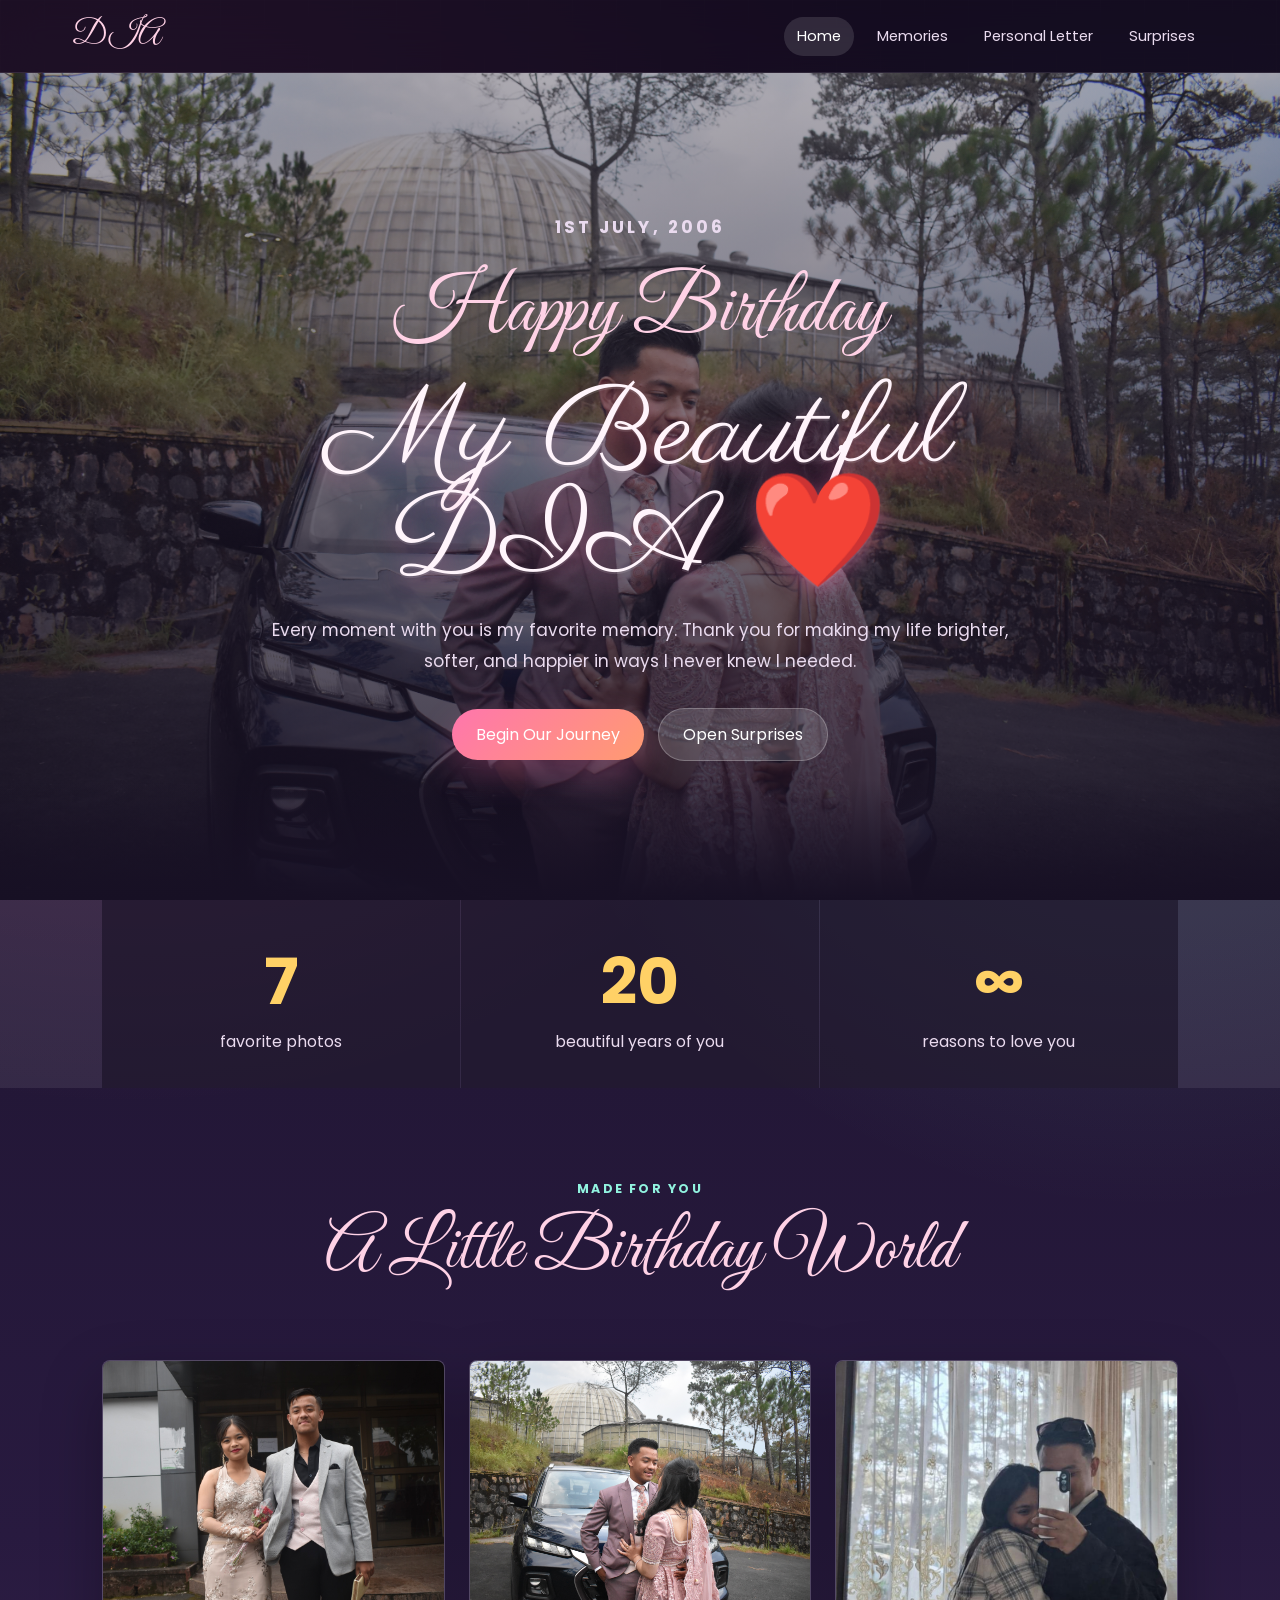
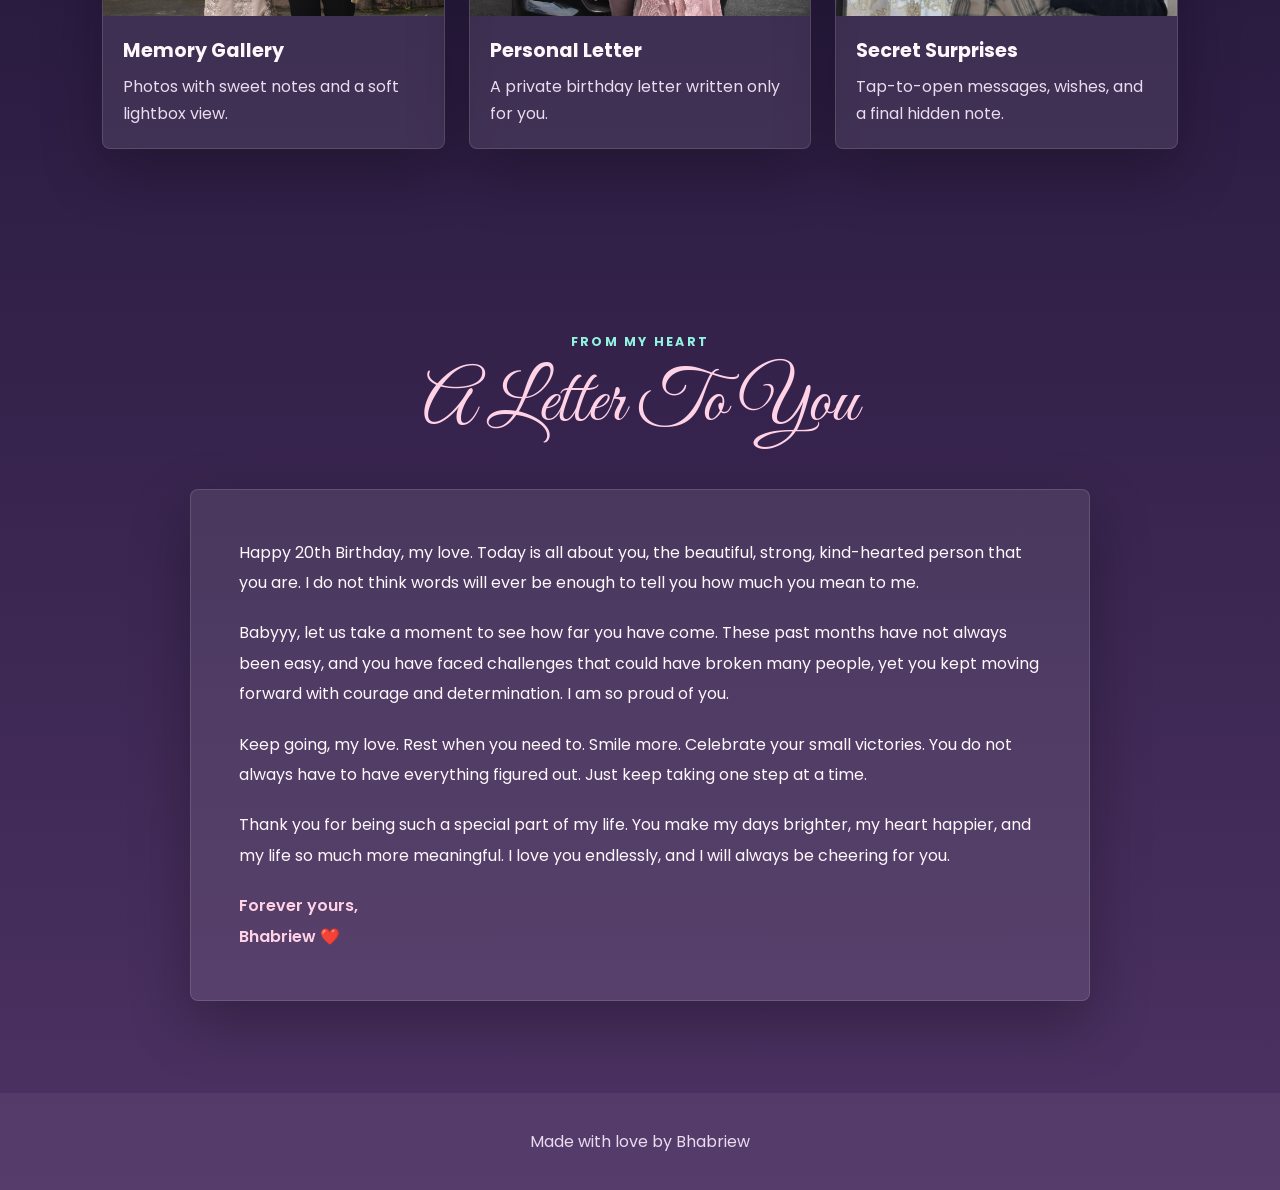
<file: index.html>
﻿<!DOCTYPE html>
<html lang="en">
<head>
    <meta charset="UTF-8">
    <meta name="viewport" content="width=device-width, initial-scale=1.0">
    <title>Happy Birthday DIA</title>
    <link rel="preconnect" href="https://fonts.googleapis.com">
    <link rel="preconnect" href="https://fonts.gstatic.com" crossorigin>
    <link href="https://fonts.googleapis.com/css2?family=Great+Vibes&family=Parisienne&family=Poppins:wght@300;400;500;600;700&display=swap" rel="stylesheet">
    <link rel="stylesheet" href="style.css">
</head>
<body>
<div class="hearts" aria-hidden="true"></div>

<header class="site-header">
    <a class="brand" href="index.html">DIA</a>
    <nav aria-label="Main navigation">
        <a href="index.html">Home</a>
        <a href="memories.html">Memories</a>
        <a href="videos.html">Personal Letter</a>
        <a href="surprises.html">Surprises</a>
    </nav>
</header>

<main>
    <section class="hero hero-home">
        <p class="eyebrow">1st July, 2006</p>
        <h2>Happy Birthday</h2>
        <h1>My Beautiful DIA ❤️</h1>
        <p>
            Every moment with you is my favorite memory. Thank you for making my life brighter,
            softer, and happier in ways I never knew I needed.
        </p>
        <div class="hero-actions">
            <a class="button primary" href="memories.html">Begin Our Journey</a>
            <a class="button ghost" href="surprises.html">Open Surprises</a>
        </div>
    </section>

    <section class="intro-band">
        <div>
            <span>7</span>
            <p>favorite photos</p>
        </div>
        <div>
            <span>20</span>
            <p>beautiful years of you</p>
        </div>
        <div>
            <span>∞</span>
            <p>reasons to love you</p>
        </div>
    </section>

    <section class="featured-grid" aria-labelledby="featured-title">
        <div class="section-heading">
            <p class="eyebrow">Made for you</p>
            <h2 id="featured-title">A Little Birthday World</h2>
        </div>
        <a class="feature-tile" href="memories.html">
            <img src="images/photo1.jpg" alt="A favorite memory together">
            <div>
                <h3>Memory Gallery</h3>
                <p>Photos with sweet notes and a soft lightbox view.</p>
            </div>
        </a>
        <a class="feature-tile" href="videos.html">
            <img src="images/photo5.jpg" alt="A personal birthday letter">
            <div>
                <h3>Personal Letter</h3>
                <p>A private birthday letter written only for you.</p>
            </div>
        </a>
        <a class="feature-tile" href="surprises.html">
            <img src="images/photo7.jpg" alt="A wrapped birthday surprise">
            <div>
                <h3>Secret Surprises</h3>
                <p>Tap-to-open messages, wishes, and a final hidden note.</p>
            </div>
        </a>
    </section>

    <section class="letter" aria-labelledby="letter-title">
        <div class="section-heading">
            <p class="eyebrow">From my heart</p>
            <h2 id="letter-title">A Letter To You</h2>
        </div>
        <div class="letter-box">
            <p>
                Happy 20th Birthday, my love. Today is all about you, the beautiful, strong,
                kind-hearted person that you are. I do not think words will ever be enough to tell
                you how much you mean to me.
            </p>
            <p>
                Babyyy, let us take a moment to see how far you have come. These past months have
                not always been easy, and you have faced challenges that could have broken many
                people, yet you kept moving forward with courage and determination. I am so proud of you.
            </p>
            <p>
                Keep going, my love. Rest when you need to. Smile more. Celebrate your small victories.
                You do not always have to have everything figured out. Just keep taking one step at a time.
            </p>
            <p>
                Thank you for being such a special part of my life. You make my days brighter, my
                heart happier, and my life so much more meaningful. I love you endlessly, and I will
                always be cheering for you.
            </p>
            <p class="signature">Forever yours,<br>Bhabriew ❤️</p>
        </div>
    </section>
</main>

<footer>
    Made with love by Bhabriew
</footer>

<script src="script.js"></script>
</body>
</html>
</file>
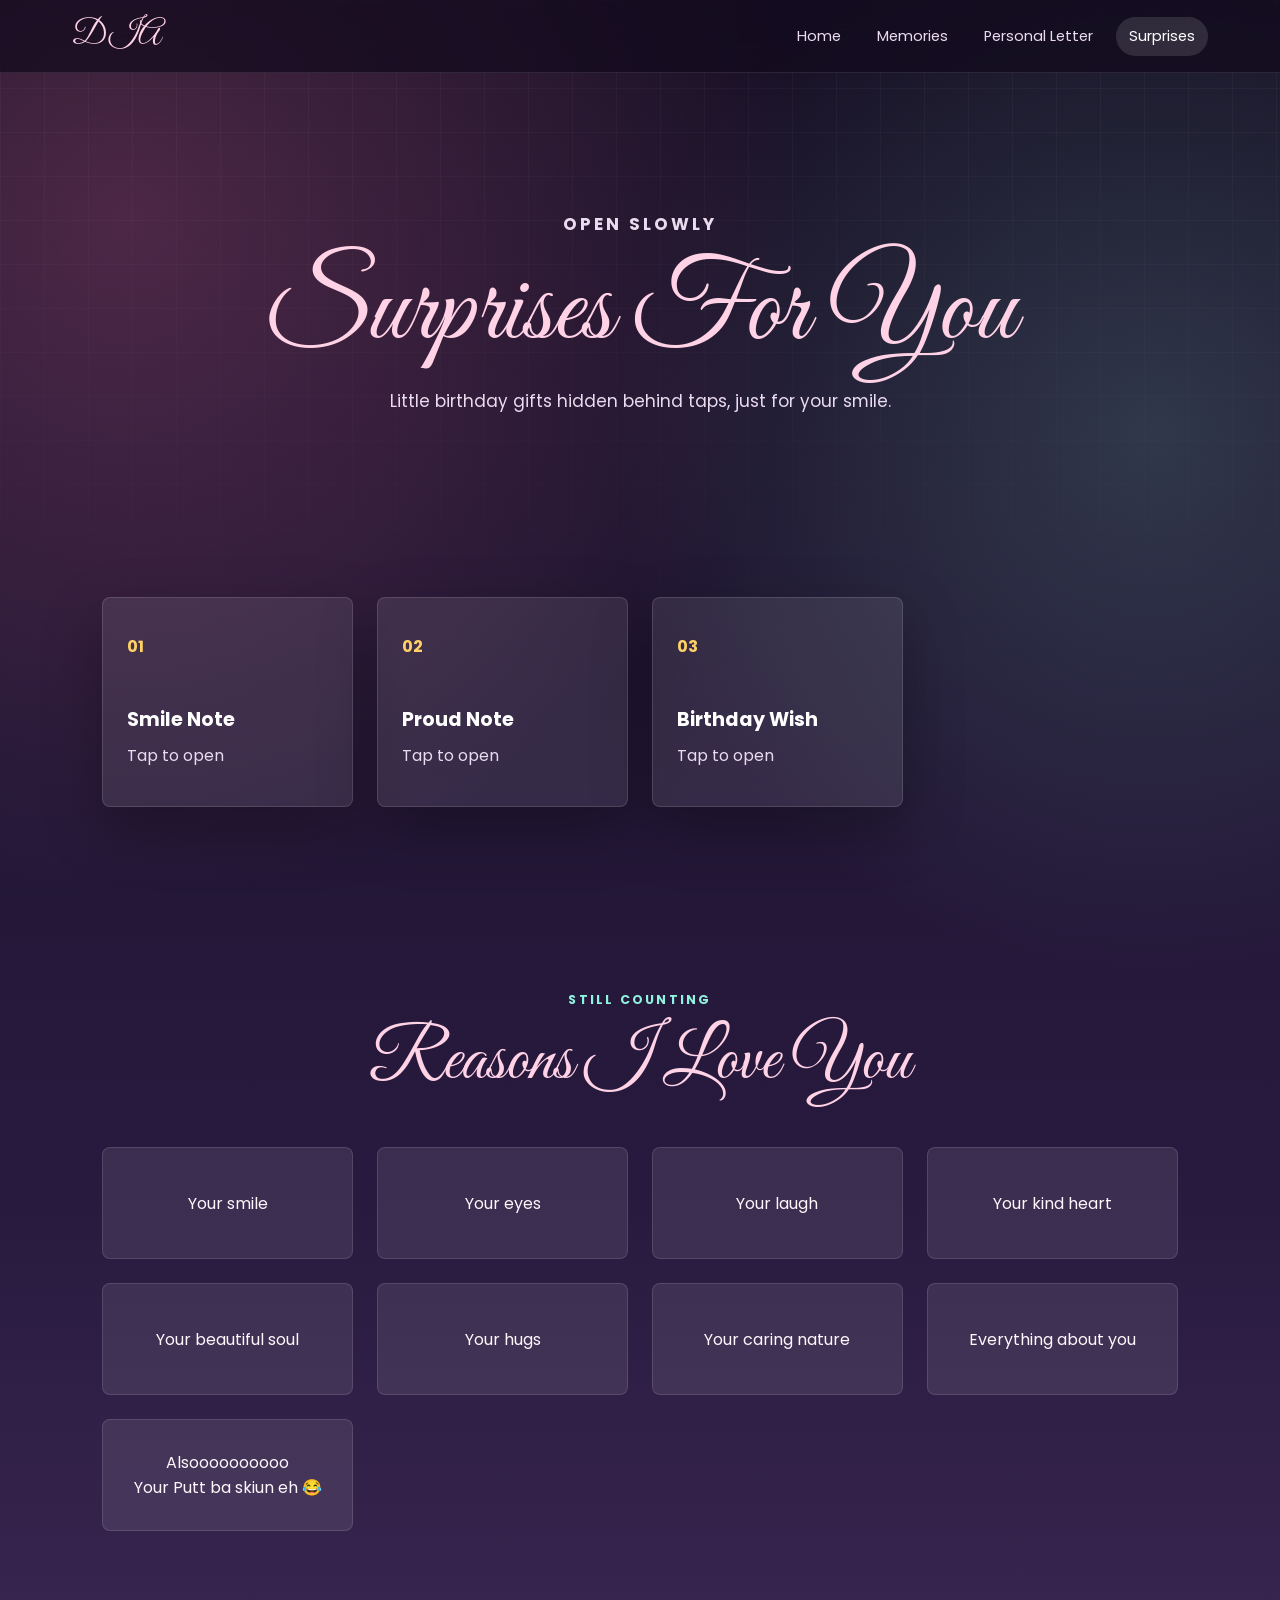
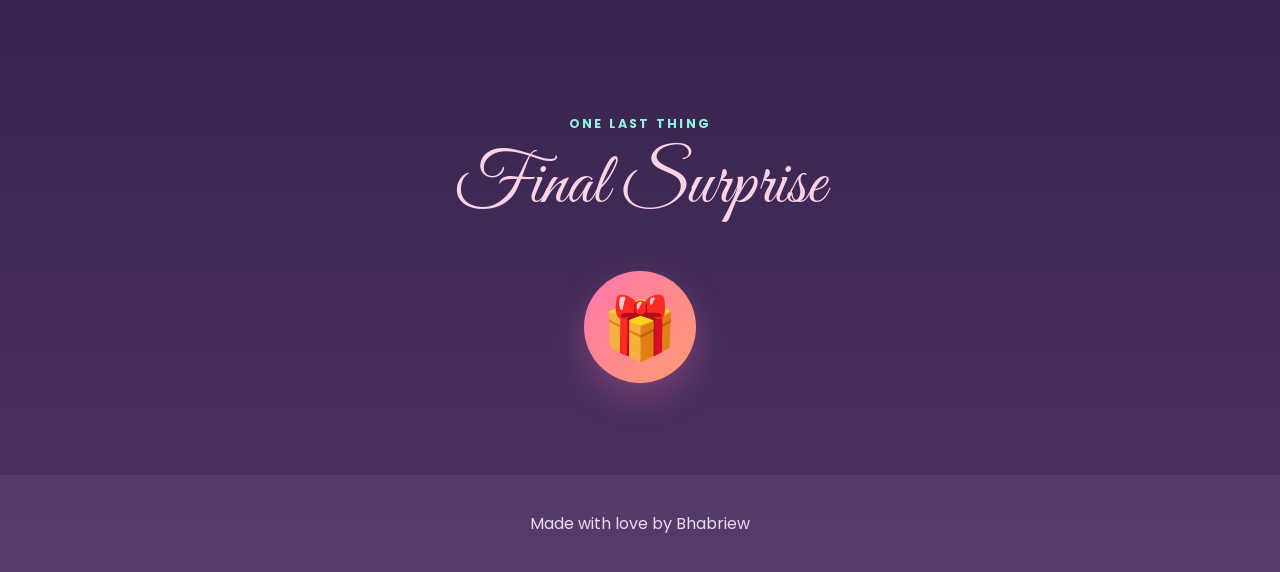
<file: surprises.html>
﻿<!DOCTYPE html>
<html lang="en">
<head>
    <meta charset="UTF-8">
    <meta name="viewport" content="width=device-width, initial-scale=1.0">
    <title>Surprises | DIA</title>
    <link rel="preconnect" href="https://fonts.googleapis.com">
    <link rel="preconnect" href="https://fonts.gstatic.com" crossorigin>
    <link href="https://fonts.googleapis.com/css2?family=Great+Vibes&family=Poppins:wght@300;400;500;600;700&display=swap" rel="stylesheet">
    <link rel="stylesheet" href="style.css">
</head>
<body>
<div class="hearts" aria-hidden="true"></div>
<header class="site-header">
    <a class="brand" href="index.html">DIA</a>
    <nav aria-label="Main navigation">
        <a href="index.html">Home</a>
        <a href="memories.html">Memories</a>
        <a href="videos.html">Personal Letter</a>
        <a href="surprises.html">Surprises</a>
    </nav>
</header>

<main>
    <section class="page-hero compact-hero">
        <p class="eyebrow">Open slowly</p>
        <h1>Surprises For You</h1>
        <p>Little birthday gifts hidden behind taps, just for your smile.</p>
    </section>

    <section class="surprise-grid" aria-label="Birthday surprise cards">
        <button class="surprise-card" data-message="Your smile is still my favorite notification.">
            <span>01</span>
            <h3>Smile Note</h3>
            <p>Tap to open</p>
        </button>
        <button class="surprise-card" data-message="I am proud of the woman you are becoming, even on the days you cannot see it.">
            <span>02</span>
            <h3>Proud Note</h3>
            <p>Tap to open</p>
        </button>
        <button class="surprise-card" data-message="May this year bring peace to your heart, courage to your dreams, and happiness that stays.">
            <span>03</span>
            <h3>Birthday Wish</h3>
            <p>Tap to open</p>
        </button>
    </section>

    <section class="reasons" aria-labelledby="reasons-title">
        <div class="section-heading">
            <p class="eyebrow">Still counting</p>
            <h2 id="reasons-title">Reasons I Love You</h2>
        </div>
        <div class="reason-grid">
            <div>Your smile</div>
            <div>Your eyes</div>
            <div>Your laugh</div>
            <div>Your kind heart</div>
            <div>Your beautiful soul</div>
            <div>Your hugs</div>
            <div>Your caring nature</div>
            <div>Everything about you</div>
            <div>Alsoooooooooo<br>Your Putt ba skiun eh 😂</div>
        </div>
    </section>

    <section class="surprise final-surprise">
        <div class="section-heading">
            <p class="eyebrow">One last thing</p>
            <h2>Final Surprise</h2>
        </div>
        <button id="gift" type="button" aria-label="Open final birthday surprise">🎁</button>
        <p id="hiddenMessage">
            ❤️ You are the greatest blessing in my life. I am always going to be proud of you.<br><br>
            Once again, Happy Birthday, my darling.<br>
            I love you forever.<br>
            Muahhh<br>
            Moiiiii<br>
            — Bhabriew ❤️
        </p>
    </section>
</main>

<div class="message-modal" id="messageModal" aria-hidden="true">
    <div class="message-box" role="dialog" aria-modal="true" aria-labelledby="modalTitle">
        <button type="button" id="closeModal" aria-label="Close surprise">×</button>
        <h2 id="modalTitle">For You</h2>
        <p id="modalMessage"></p>
    </div>
</div>

<footer>Made with love by Bhabriew</footer>
<script src="script.js"></script>
</body>
</html>
</file>
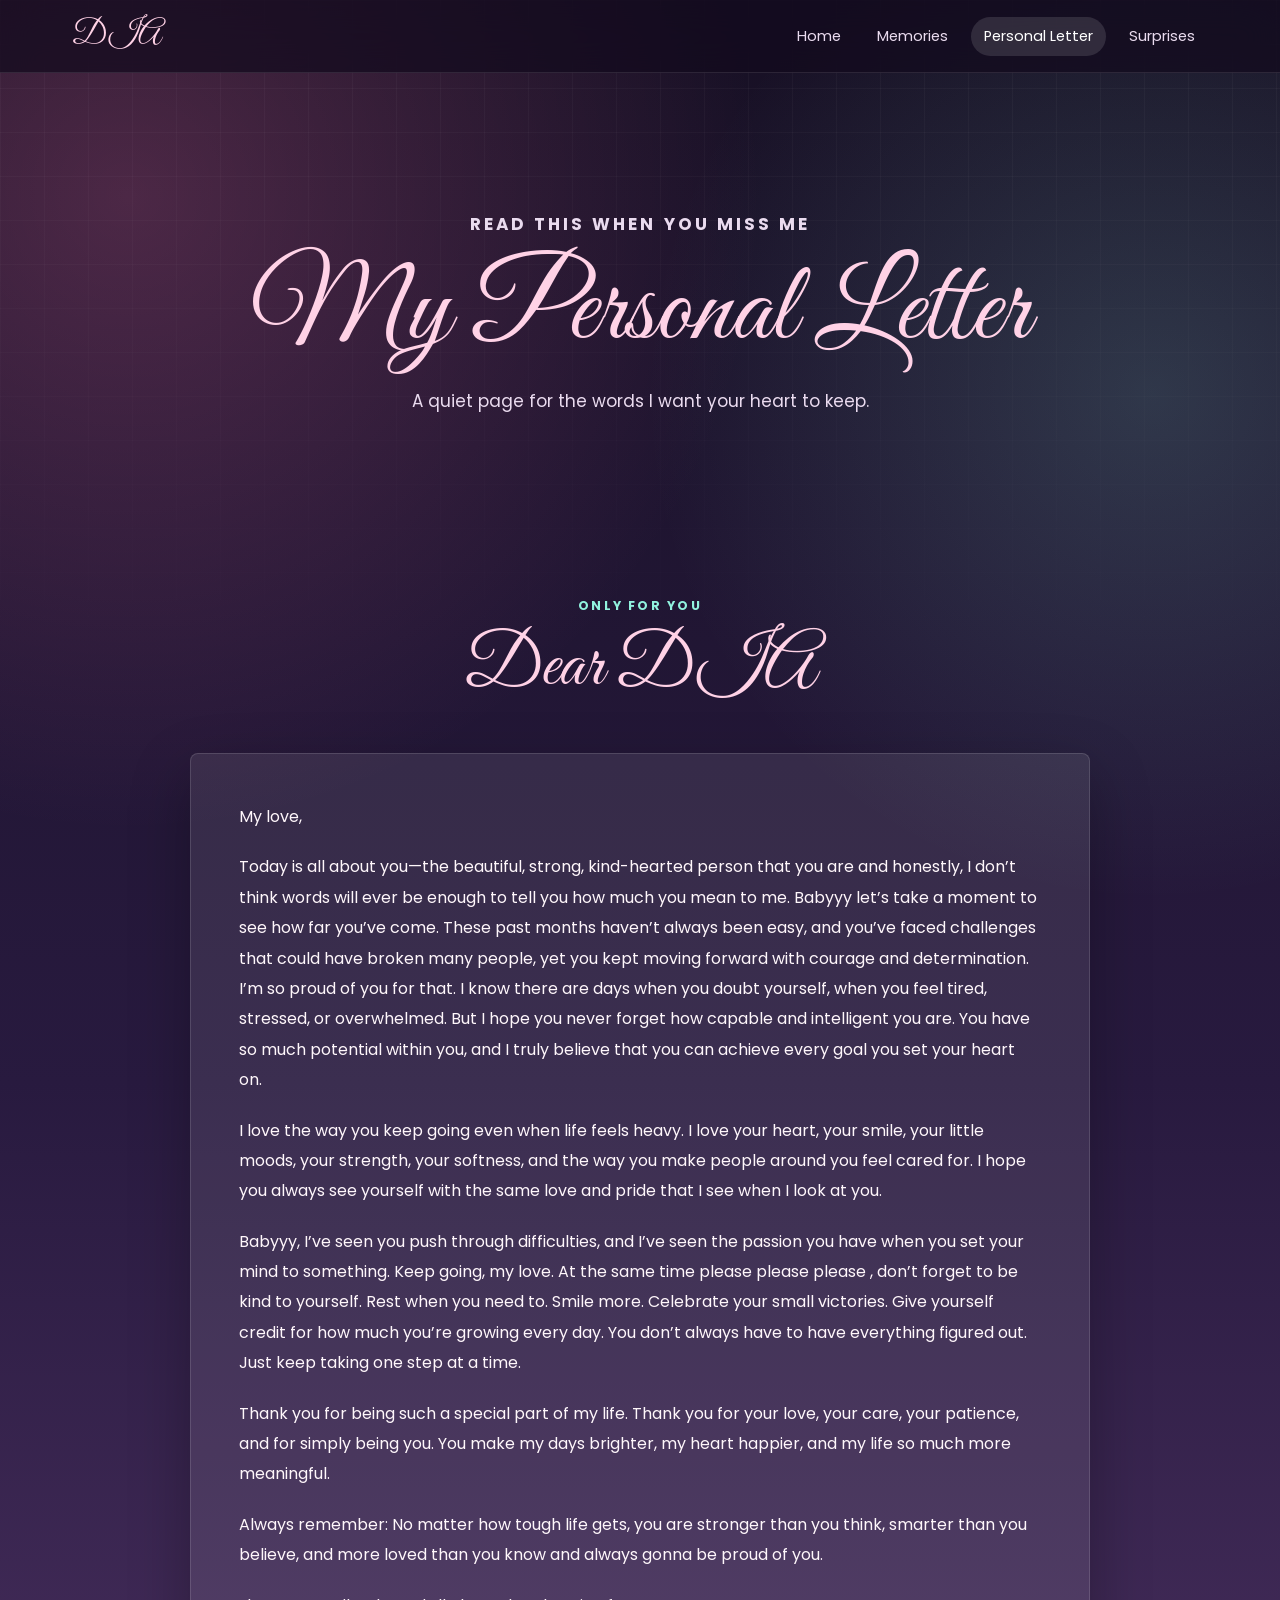
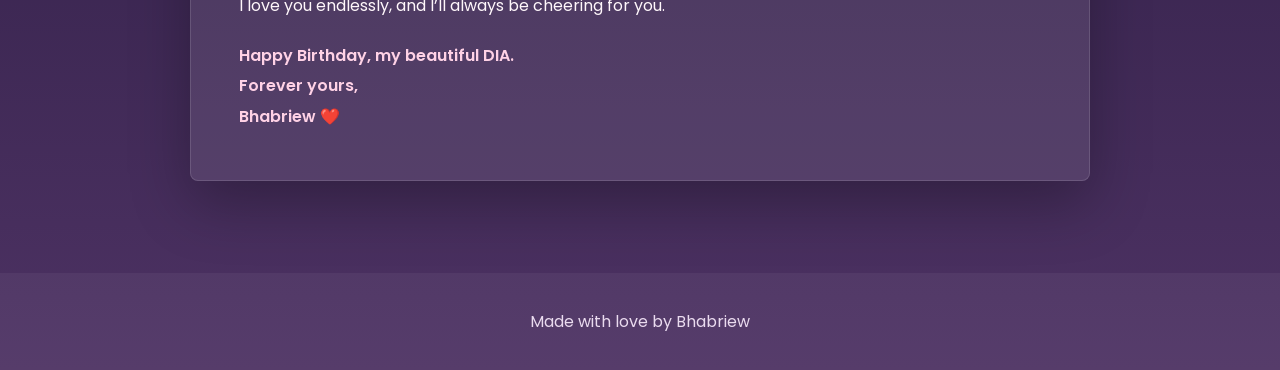
<file: videos.html>
﻿<!DOCTYPE html>
<html lang="en">
<head>
    <meta charset="UTF-8">
    <meta name="viewport" content="width=device-width, initial-scale=1.0">
    <title>Personal Letter | DIA</title>
    <link rel="preconnect" href="https://fonts.googleapis.com">
    <link rel="preconnect" href="https://fonts.gstatic.com" crossorigin>
    <link href="https://fonts.googleapis.com/css2?family=Great+Vibes&family=Poppins:wght@300;400;500;600;700&display=swap" rel="stylesheet">
    <link rel="stylesheet" href="style.css">
</head>
<body>
<div class="hearts" aria-hidden="true"></div>
<header class="site-header">
    <a class="brand" href="index.html">DIA</a>
    <nav aria-label="Main navigation">
        <a href="index.html">Home</a>
        <a href="memories.html">Memories</a>
        <a href="videos.html">Personal Letter</a>
        <a href="surprises.html">Surprises</a>
    </nav>
</header>

<main>
    <section class="page-hero compact-hero">
        <p class="eyebrow">Read this when you miss me</p>
        <h1>My Personal Letter</h1>
        <p>A quiet page for the words I want your heart to keep.</p>
    </section>

    <section class="letter" aria-labelledby="personal-letter-title">
        <div class="section-heading">
            <p class="eyebrow">Only for you</p>
            <h2 id="personal-letter-title">Dear DIA</h2>
        </div>
        <div class="letter-box">
            <p>My love,</p>
            <p>
                Today is all about you—the beautiful, strong, kind-hearted person that you are and honestly, I don’t think words will ever be enough to tell you how much you mean to me. Babyyy let’s take a moment to see how far you’ve come. These past months haven’t always been easy, and you’ve faced challenges that could have broken many people, yet you kept moving forward with courage and determination. I’m so proud of you for that. I know there are days when you doubt yourself, when you feel tired, stressed, or overwhelmed. But I hope you never forget how capable and intelligent you are. You have so much potential within you, and I truly believe that you can achieve every goal you set your heart on.
            </p>
            <p>
                I love the way you keep going even when life feels heavy. I love your heart, your
                smile, your little moods, your strength, your softness, and the way you make people
                around you feel cared for. I hope you always see yourself with the same love and pride
                that I see when I look at you.
            </p>
            <p>
                Babyyy, I’ve seen you push through difficulties, and I’ve seen the passion you have when you set your mind to something. Keep going, my love. At the same time please please please , don’t forget to be kind to yourself. Rest when you need to. Smile more. Celebrate your small victories. Give yourself credit for how much you’re growing every day. You don’t always have to have everything figured out. Just keep taking one step at a time.
            </p>
            <p>
                Thank you for being such a special part of my life. Thank you for your love, your care, your patience, and for simply being you. You make my days brighter, my heart happier, and my life so much more meaningful.
            </p>
            <p>
                Always remember: No matter how tough life gets, you are stronger than you think, smarter than you believe, and more loved than you know and always gonna be proud of you.
                </p>
            <p>
                I love you endlessly, and I’ll always be cheering for you.
                </p>
            <p class="signature">Happy Birthday, my beautiful DIA.<br>Forever yours,<br>Bhabriew ❤️</p>
        </div>
    </section>
</main>

<footer>Made with love by Bhabriew</footer>
<script src="script.js"></script>
</body>
</html>
</file>
<file: style.css>
﻿:root {
    color-scheme: dark;
    --bg: #171024;
    --bg-2: #281a3f;
    --panel: rgba(255, 255, 255, 0.09);
    --panel-strong: rgba(255, 255, 255, 0.15);
    --text: #fff7fb;
    --muted: #eadbef;
    --pink: #ff76ad;
    --rose: #ffd2e6;
    --gold: #ffd166;
    --mint: #91f3df;
    --shadow: 0 22px 60px rgba(0, 0, 0, 0.28);
}

* {
    margin: 0;
    padding: 0;
    box-sizing: border-box;
}

html {
    scroll-behavior: smooth;
}

body {
    min-height: 100vh;
    font-family: 'Poppins', sans-serif;
    background:
        radial-gradient(circle at 10% 10%, rgba(255, 118, 173, 0.22), transparent 30%),
        radial-gradient(circle at 90% 20%, rgba(145, 243, 223, 0.16), transparent 26%),
        linear-gradient(180deg, var(--bg), var(--bg-2) 55%, #4d3263);
    color: var(--text);
    overflow-x: hidden;
}

body::before {
    content: "";
    position: fixed;
    inset: 0;
    pointer-events: none;
    background-image: linear-gradient(rgba(255, 255, 255, 0.035) 1px, transparent 1px), linear-gradient(90deg, rgba(255, 255, 255, 0.035) 1px, transparent 1px);
    background-size: 44px 44px;
    mask-image: linear-gradient(to bottom, black, transparent 80%);
    z-index: -2;
}

img {
    max-width: 100%;
    display: block;
}

a {
    color: inherit;
    text-decoration: none;
}

button, .button {
    font: inherit;
}

.hearts {
    position: fixed;
    inset: 0;
    pointer-events: none;
    overflow: hidden;
    z-index: -1;
}

.site-header {
    position: sticky;
    top: 0;
    z-index: 10;
    display: flex;
    align-items: center;
    justify-content: space-between;
    gap: 24px;
    padding: 16px clamp(18px, 6vw, 72px);
    background: rgba(18, 11, 30, 0.72);
    backdrop-filter: blur(18px);
    border-bottom: 1px solid rgba(255, 255, 255, 0.1);
}

.brand {
    font-family: 'Great Vibes', cursive;
    font-size: 2rem;
    color: var(--rose);
    white-space: nowrap;
}

nav {
    display: flex;
    align-items: center;
    justify-content: flex-end;
    gap: 10px;
    flex-wrap: wrap;
}

nav a {
    padding: 9px 13px;
    border-radius: 999px;
    color: var(--muted);
    font-size: 0.92rem;
    transition: background 0.25s ease, color 0.25s ease;
}

nav a:hover, nav a.active {
    background: rgba(255, 255, 255, 0.12);
    color: white;
}

section {
    padding: 92px clamp(22px, 8vw, 120px);
}

.hero, .page-hero {
    min-height: calc(100vh - 73px);
    display: grid;
    align-content: center;
    justify-items: center;
    text-align: center;
    gap: 20px;
}

.hero-home {
    background: linear-gradient(rgba(23, 16, 36, 0.35), rgba(23, 16, 36, 0.88)), url('images/photo5.jpg') center/cover;
    position: relative;
}

.hero-home::after {
    content: "";
    position: absolute;
    left: 0;
    right: 0;
    bottom: 0;
    height: 120px;
    background: linear-gradient(transparent, var(--bg));
    pointer-events: none;
}

.eyebrow {
    color: var(--mint);
    font-size: 0.78rem;
    font-weight: 700;
    letter-spacing: 0.18em;
    text-transform: uppercase;
}

.hero h2, .section-heading h2, .page-hero h1, .letter h2, .surprise h2 {
    font-family: 'Great Vibes', cursive;
    color: var(--rose);
    font-weight: 400;
}

.hero h2 {
    font-size: clamp(2.7rem, 7vw, 5rem);
}

.hero h1, .page-hero h1 {
    max-width: 920px;
    font-size: clamp(3rem, 9vw, 7rem);
    line-height: 0.95;
}

.hero-home h1 {
    font-family: 'Parisienne', 'Great Vibes', cursive;
    font-weight: 400;
    color: #fff4fb;
    text-shadow: 0 6px 22px rgba(255, 118, 173, 0.45), 0 2px 0 rgba(255, 255, 255, 0.12);
}

.hero p, .page-hero p {
    max-width: 760px;
    color: var(--muted);
    line-height: 1.8;
    font-size: 1.06rem;
}

.hero-actions {
    display: flex;
    align-items: center;
    justify-content: center;
    gap: 14px;
    flex-wrap: wrap;
    margin-top: 12px;
}

.button, button {
    border: 0;
    border-radius: 999px;
    cursor: pointer;
    min-height: 48px;
    padding: 13px 24px;
    color: white;
    background: var(--panel-strong);
    transition: transform 0.25s ease, background 0.25s ease, box-shadow 0.25s ease;
}

.button.primary, #gift {
    background: linear-gradient(135deg, var(--pink), #ff9b70);
    box-shadow: 0 14px 34px rgba(255, 118, 173, 0.28);
}

.button.ghost {
    border: 1px solid rgba(255, 255, 255, 0.24);
}

.button:hover, button:hover {
    transform: translateY(-3px);
    background: rgba(255, 255, 255, 0.18);
}

.section-heading {
    text-align: center;
    margin-bottom: 40px;
}

.section-heading h2 {
    margin-top: 8px;
    font-size: clamp(2.4rem, 6vw, 4.5rem);
}

.intro-band {
    display: grid;
    grid-template-columns: repeat(3, minmax(0, 1fr));
    gap: 1px;
    padding-top: 0;
    padding-bottom: 0;
    background: rgba(255, 255, 255, 0.08);
}

.intro-band div {
    padding: 34px 20px;
    text-align: center;
    background: rgba(23, 16, 36, 0.58);
}

.intro-band span {
    display: block;
    font-size: clamp(2rem, 5vw, 4rem);
    font-weight: 700;
    color: var(--gold);
}

.intro-band p {
    color: var(--muted);
}

.featured-grid, .gallery, .surprise-grid, .reason-grid {
    display: grid;
    gap: 24px;
}

.featured-grid {
    grid-template-columns: repeat(3, minmax(0, 1fr));
}

.featured-grid .section-heading {
    grid-column: 1 / -1;
}

.feature-tile, .card, .letter-box, .timeline-list article, .surprise-card, .message-box {
    background: var(--panel);
    border: 1px solid rgba(255, 255, 255, 0.13);
    box-shadow: var(--shadow);
    backdrop-filter: blur(16px);
}

.feature-tile, .card, .surprise-card, .timeline-list article {
    overflow: hidden;
    border-radius: 8px;
}

.feature-tile {
    transition: transform 0.28s ease, border-color 0.28s ease;
}

.feature-tile:hover, .memory-card:hover, .surprise-card:hover, .timeline-list article:hover {
    transform: translateY(-7px);
    border-color: rgba(255, 255, 255, 0.28);
}

.feature-tile img {
    width: 100%;
    aspect-ratio: 4 / 3;
    object-fit: cover;
}

.feature-tile div, .card span {
    padding: 20px;
}

.feature-tile h3, .surprise-card h3, .video-fallback h3 {
    font-size: 1.2rem;
    margin-bottom: 8px;
}

.feature-tile p, .surprise-card p, .video-fallback p {
    color: var(--muted);
    line-height: 1.7;
}

.letter {
    display: block;
}

.letter-box {
    max-width: 900px;
    margin: 0 auto;
    border-radius: 8px;
    padding: clamp(26px, 5vw, 48px);
    line-height: 1.9;
}

.letter-box p + p {
    margin-top: 20px;
}

.signature {
    color: var(--rose);
    font-weight: 600;
}

.compact-hero {
    min-height: 48vh;
    padding-bottom: 44px;
}

.gallery {
    grid-template-columns: repeat(auto-fit, minmax(230px, 1fr));
}

.memory-card {
    text-align: left;
    padding: 0;
    color: inherit;
}

.memory-card img {
    width: 100%;
    height: 280px;
    object-fit: cover;
}

.memory-card span {
    display: block;
    text-align: center;
    min-height: 76px;
}

.timeline-list {
    display: grid;
    gap: 16px;
    max-width: 860px;
    margin: 0 auto;
}

.timeline-list article {
    display: grid;
    grid-template-columns: 64px 1fr;
    align-items: center;
    gap: 18px;
    padding: 22px;
}

.timeline-list span {
    color: var(--gold);
    font-size: 1.5rem;
    font-weight: 700;
}

.timeline-list p {
    color: var(--muted);
    line-height: 1.7;
}

.surprise-grid {
    grid-template-columns: repeat(4, minmax(0, 1fr));
}

.surprise-card {
    min-height: 210px;
    padding: 24px;
    text-align: left;
    color: white;
}

.surprise-card span {
    color: var(--gold);
    font-weight: 700;
}

.surprise-card h3 {
    margin-top: 46px;
}

.reason-grid {
    grid-template-columns: repeat(auto-fit, minmax(210px, 1fr));
}

.reason-grid div {
    min-height: 112px;
    display: grid;
    place-items: center;
    padding: 22px;
    text-align: center;
    border-radius: 8px;
    background: var(--panel);
    border: 1px solid rgba(255, 255, 255, 0.12);
    transition: transform 0.25s ease, background 0.25s ease;
}

.reason-grid div:hover {
    transform: translateY(-6px);
    background: var(--panel-strong);
}

.final-surprise {
    text-align: center;
}

#gift {
    display: inline-grid;
    place-items: center;
    min-width: 112px;
    min-height: 112px;
    padding: 0;
    border-radius: 50%;
    font-size: 3.8rem;
}

#hiddenMessage {
    display: none;
    max-width: 760px;
    margin: 32px auto 0;
    color: var(--rose);
    line-height: 1.9;
    font-size: 1.2rem;
}

.lightbox, .message-modal {
    position: fixed;
    inset: 0;
    z-index: 30;
    display: none;
    place-items: center;
    padding: 22px;
    background: rgba(4, 2, 8, 0.82);
    backdrop-filter: blur(10px);
}

.lightbox.is-open, .message-modal.is-open {
    display: grid;
}

.lightbox img {
    max-height: 78vh;
    width: min(920px, 100%);
    object-fit: contain;
    border-radius: 8px;
    box-shadow: var(--shadow);
}

.lightbox p {
    margin-top: 18px;
    text-align: center;
    color: var(--rose);
    font-size: 1.05rem;
}

.lightbox-close, #closeModal {
    position: absolute;
    top: 18px;
    right: 18px;
    width: 46px;
    min-height: 46px;
    padding: 0;
    font-size: 1.8rem;
    line-height: 1;
    background: rgba(255, 255, 255, 0.14);
}

.message-box {
    position: relative;
    width: min(560px, 100%);
    border-radius: 8px;
    padding: 42px;
    text-align: center;
}

.message-box h2 {
    font-family: 'Great Vibes', cursive;
    color: var(--rose);
    font-size: 3rem;
    margin-bottom: 18px;
}

.message-box p {
    color: var(--muted);
    line-height: 1.9;
    font-size: 1.08rem;
}

.floating-heart, .confetti-piece {
    position: fixed;
    pointer-events: none;
    z-index: 40;
}

.floating-heart {
    bottom: -24px;
    animation: floatUp 6s linear forwards;
}

.confetti-piece {
    top: -18px;
    width: 10px;
    height: 14px;
    border-radius: 2px;
    animation: confetti 3.8s linear forwards;
}

footer {
    padding: 36px 20px;
    text-align: center;
    color: var(--muted);
    background: rgba(255, 255, 255, 0.05);
}

@keyframes floatUp {
    0% { transform: translateY(0) rotate(0deg); opacity: 0; }
    16% { opacity: 1; }
    100% { transform: translateY(-120vh) rotate(18deg); opacity: 0; }
}

@keyframes confetti {
    to { transform: translateY(115vh) rotate(720deg); opacity: 0.2; }
}

@media (max-width: 980px) {
    .featured-grid, .surprise-grid {
        grid-template-columns: 1fr 1fr;
    }
}

@media (max-width: 720px) {
    .site-header {
        align-items: flex-start;
        flex-direction: column;
    }

    nav {
        justify-content: flex-start;
    }

    nav a {
        padding: 8px 10px;
        font-size: 0.86rem;
    }

    section {
        padding: 68px 20px;
    }

    .hero, .page-hero {
        min-height: auto;
        padding-top: 86px;
        padding-bottom: 86px;
    }

    .featured-grid, .surprise-grid, .intro-band {
        grid-template-columns: 1fr;
    }

    .hero h1, .page-hero h1 {
        font-size: 3.3rem;
    }

    .memory-card img {
        height: 240px;
    }

    .timeline-list article {
        grid-template-columns: 1fr;
        gap: 8px;
    }
.message-box {
        padding: 34px 24px;
    }
}
</file>
